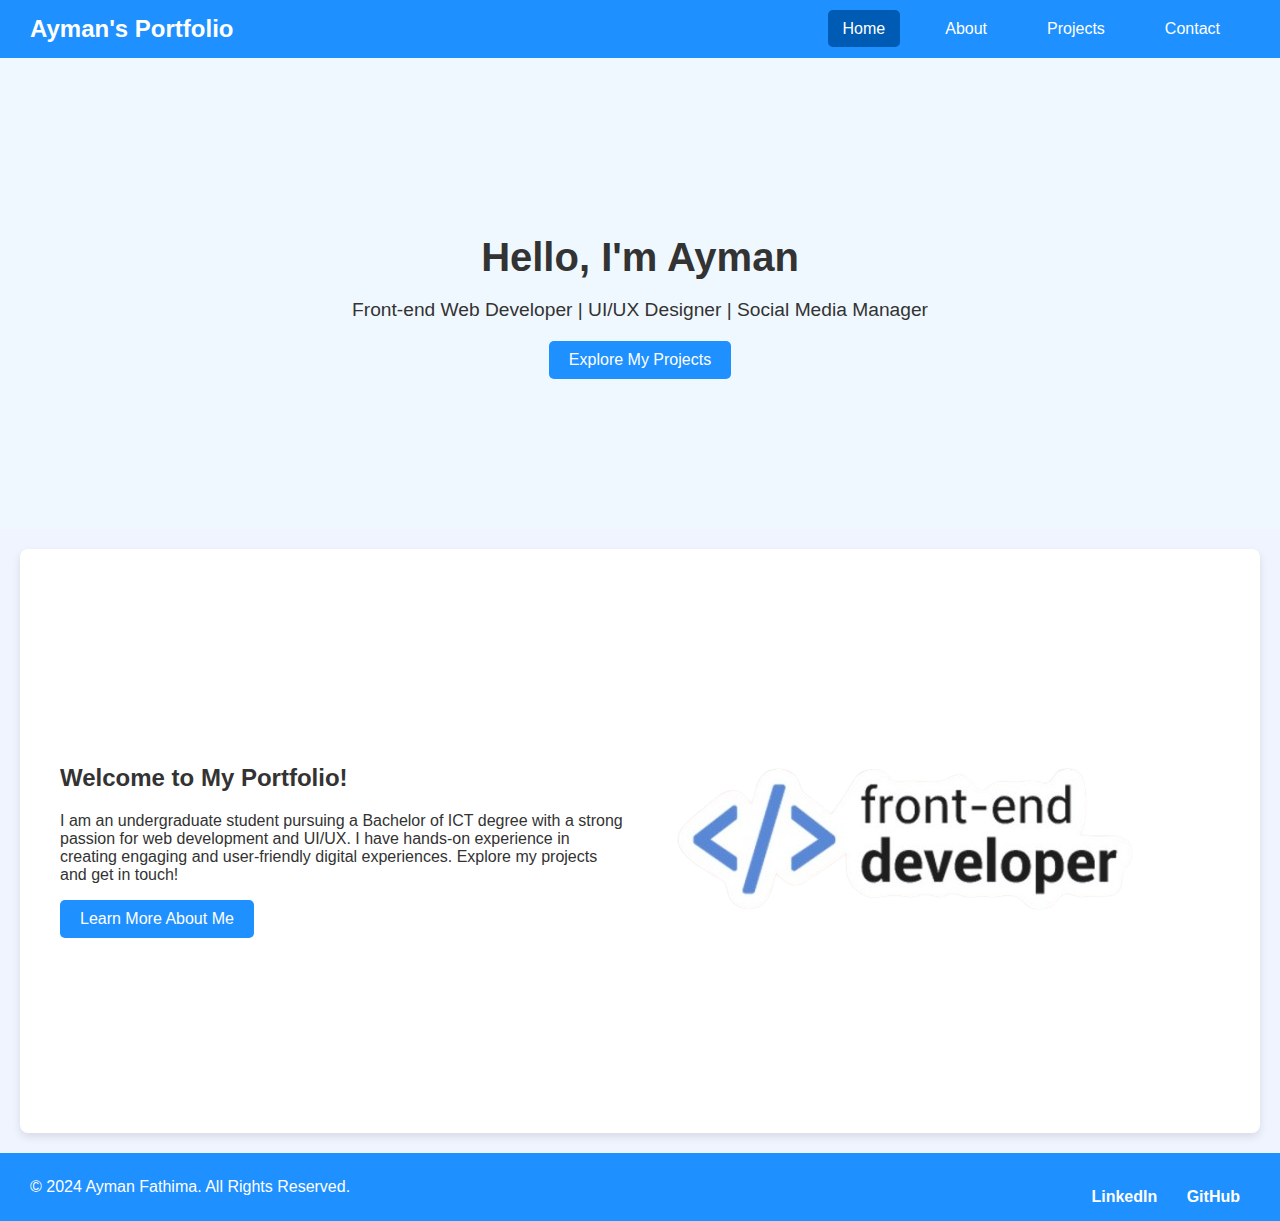
<file: index.html>
<!DOCTYPE html>
<html lang="en">
<head>
    <meta charset="UTF-8">
    <meta name="viewport" content="width=device-width, initial-scale=1.0">
    <title>Home | Ayman's Portfolio</title>
    <link rel="stylesheet" href="./style.css">
</head>
<body>
    <header>
        <nav>
            <div class="logo">Ayman's Portfolio</div>
            <ul>
                <li><a href="index.html" class="active">Home</a></li>
                <li><a href="about.html">About</a></li>
                <li><a href="projects.html">Projects</a></li>
                <li><a href="contact.html">Contact</a></li>
            </ul>
        </nav>
        <div class="hero">
            <h1>Hello, I'm Ayman</h1>
            <p>Front-end Web Developer | UI/UX Designer | Social Media Manager</p>
            <a href="projects.html" class="cta">Explore My Projects</a>
        </div>
    </header>
    <section class="intro">
        <div class="intro-content">
            <h2>Welcome to My Portfolio!</h2>
            <p>
                I am an undergraduate student pursuing a Bachelor of ICT degree with a strong passion for web development and UI/UX. I have hands-on experience in creating engaging and user-friendly digital experiences. Explore my projects and get in touch!
            </p>
            <a href="about.html" class="cta">Learn More About Me</a>
        </div>
        <div class="intro-image">
            <img src="./front.png" alt="Web Development Illustration">
        </div>
    </section>
    <footer>
        <div class="footer-content">
            <p>© 2024 Ayman Fathima. All Rights Reserved.</p>
            <div class="social-links">
                <a href="http://www.linkedin.com/in/ayman-fathima-ayman12">LinkedIn</a>
                <a href="https://github.com/aymanfathima">GitHub</a>
            </div>
        </div>
    </footer>
</body>
</html>
</file>
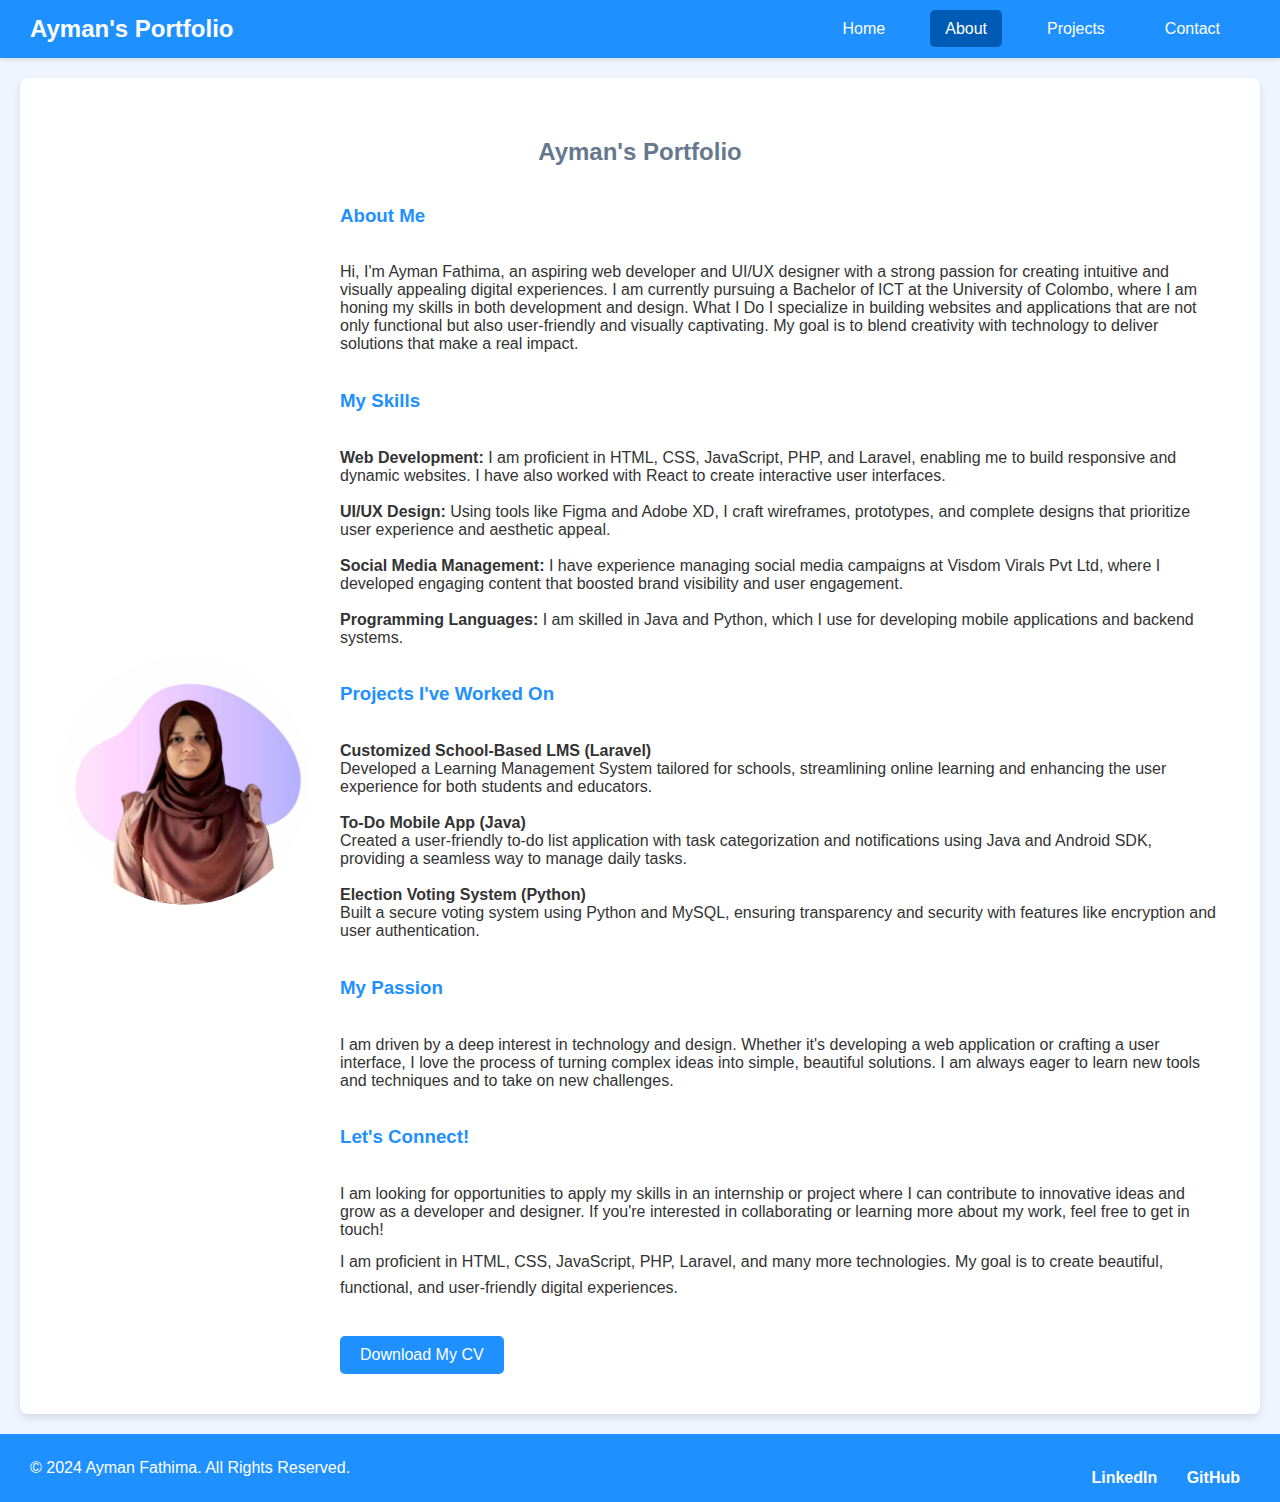
<file: about.html>
<!DOCTYPE html>
<html lang="en">
<head>
    <meta charset="UTF-8">
    <meta name="viewport" content="width=device-width, initial-scale=1.0">
    <title>About | Ayman's Portfolio</title>
    <link rel="stylesheet" href="./style.css">
</head>
<body>
    <header>
        <nav>
            <div class="logo">Ayman's Portfolio</div>
            <ul>
                <li><a href="index.html">Home</a></li>
                <li><a href="about.html" class="active">About</a></li>
                <li><a href="projects.html">Projects</a></li>
                <li><a href="contact.html">Contact</a></li>
            </ul>
        </nav>
    </header>
    <section class="about-section">
        <h2>Ayman's Portfolio</h2>
        <div class="about-content">
            <img src="./profile.jpg" alt="Ayman Profile Picture" class="profile-img">
            <div class="about-text">
                <p>
                    <h3>About Me</h3> <br>
Hi, I'm Ayman Fathima, an aspiring web developer and UI/UX designer with a strong passion for creating intuitive and visually appealing digital experiences. I am currently pursuing a Bachelor of ICT at the University of Colombo, where I am honing my skills in both development and design.

What I Do
I specialize in building websites and applications that are not only functional but also user-friendly and visually captivating. My goal is to blend creativity with technology to deliver solutions that make a real impact.<br><br>

<h3>My Skills</h3> <br>
<b>Web Development:</b> I am proficient in HTML, CSS, JavaScript, PHP, and Laravel, enabling me to build responsive and dynamic websites. I have also worked with React to create interactive user interfaces.<br>

<br><b>UI/UX Design:</b> Using tools like Figma and Adobe XD, I craft wireframes, prototypes, and complete designs that prioritize user experience and aesthetic appeal.<br>

<br><b>Social Media Management:</b> I have experience managing social media campaigns at Visdom Virals Pvt Ltd, where I developed engaging content that boosted brand visibility and user engagement.<br>

<br><b>Programming Languages:</b> I am skilled in Java and Python, which I use for developing mobile applications and backend systems.<br><br>

<h3>Projects I've Worked On</h3> <br>
<b>Customized School-Based LMS (Laravel)</b><br>
Developed a Learning Management System tailored for schools, streamlining online learning and enhancing the user experience for both students and educators.<br>

<br><b>To-Do Mobile App (Java)</b><br>
Created a user-friendly to-do list application with task categorization and notifications using Java and Android SDK, providing a seamless way to manage daily tasks.<br>

<br><b>Election Voting System (Python)</b><br>
Built a secure voting system using Python and MySQL, ensuring transparency and security with features like encryption and user authentication.<br><br>



<h3>My Passion</h3><br>
I am driven by a deep interest in technology and design. Whether it's developing a web application or crafting a user interface, I love the process of turning complex ideas into simple, beautiful solutions. I am always eager to learn new tools and techniques and to take on new challenges.<br><br>

<h3>Let's Connect!</h3><br>
I am looking for opportunities to apply my skills in an internship or project where I can contribute to innovative ideas and grow as a developer and designer. If you're interested in collaborating or learning more about my work, feel free to get in touch!
                </p>
                <p>
                    I am proficient in HTML, CSS, JavaScript, PHP, Laravel, and many more technologies. My goal is to create beautiful, functional, and user-friendly digital experiences.<br><br>
                </p>
                <a href="./Ayman_CV.pdf" class="cta">Download My CV</a>
            </div>
        </div>
    </section>
    <footer>
        <div class="footer-content">
            <p>© 2024 Ayman Fathima. All Rights Reserved.</p>
            <div class="social-links">
                <a href="http://www.linkedin.com/in/ayman-fathima-ayman12">LinkedIn</a>
                <a href="https://github.com/aymanfathima">GitHub</a>
            </div>
        </div>
    </footer>
</body>
</html>
</file>
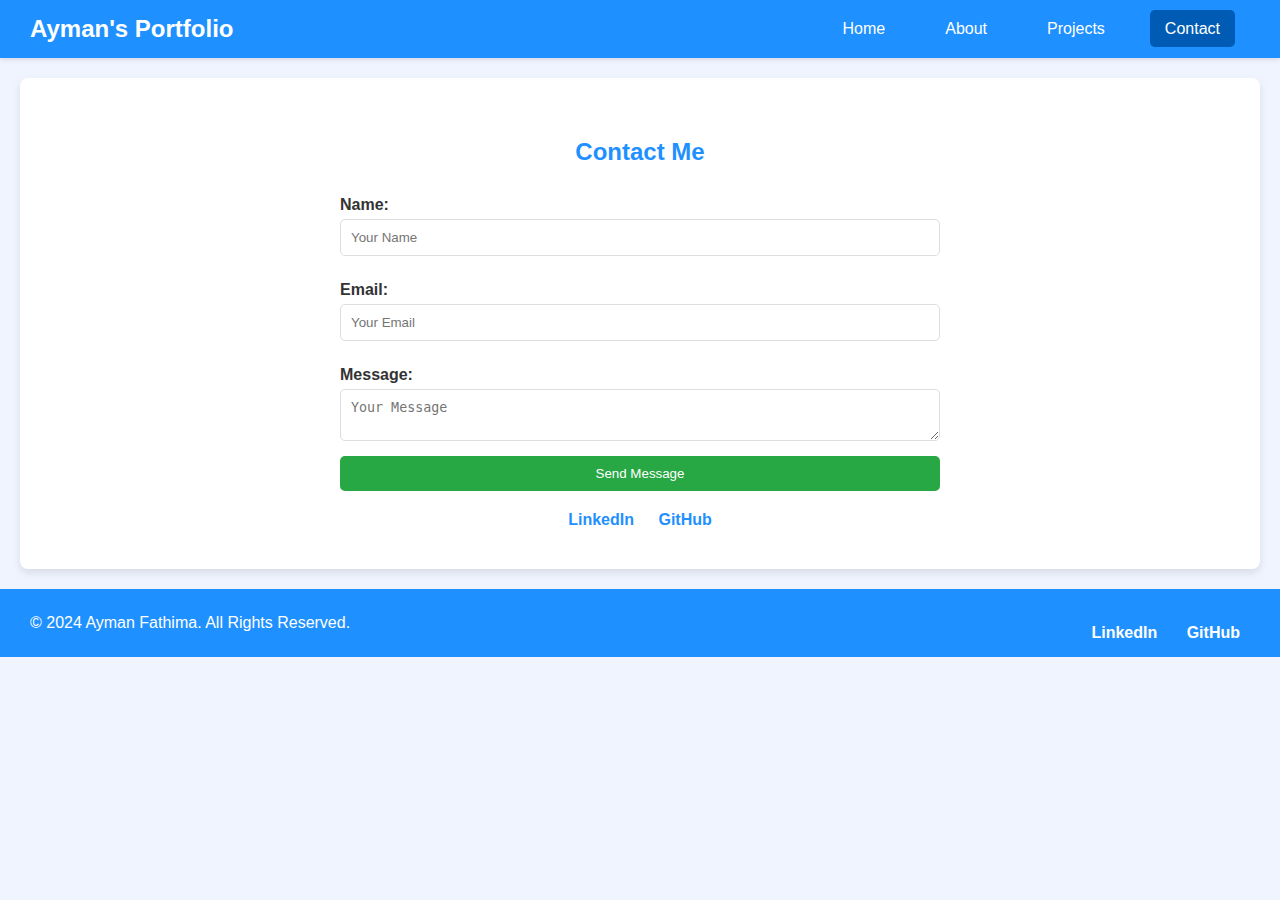
<file: contact.html>
<!DOCTYPE html>
<html lang="en">
<head>
    <meta charset="UTF-8">
    <meta name="viewport" content="width=device-width, initial-scale=1.0">
    <title>Contact | Ayman's Portfolio</title>
    <link rel="stylesheet" href="./style.css">
</head>
<body>
    <header>
        <nav>
            <div class="logo">Ayman's Portfolio</div>
            <ul>
                <li><a href="index.html">Home</a></li>
                <li><a href="about.html">About</a></li>
                <li><a href="projects.html">Projects</a></li>
                <li><a href="contact.html" class="active">Contact</a></li>
            </ul>
        </nav>
    </header>
    <section class="contact-section">
        <h2>Contact Me</h2>
        <form action="mailto:your.email@example.com" method="post" enctype="text/plain">
            <label for="name">Name:</label>
            <input type="text" id="name" name="name" required placeholder="Your Name">
            
            <label for="email">Email:</label>
            <input type="email" id="email" name="email" required placeholder="Your Email">
            
            <label for="message">Message:</label>
            <textarea id="message" name="message" required placeholder="Your Message"></textarea>
            
            <button type="submit">Send Message</button>
        </form>
        <div class="social-links">
            <a href="https://linkedin.com/in/ayman">LinkedIn</a>
            <a href="https://github.com/ayman">GitHub</a>
        </div>
    </section>
    <footer>
        <div class="footer-content">
            <p>© 2024 Ayman Fathima. All Rights Reserved.</p>
            <div class="social-links">
                <a href="http://www.linkedin.com/in/ayman-fathima-ayman12">LinkedIn</a>
                <a href="https://github.com/aymanfathima">GitHub</a>
            </div>
        </div>
    </footer>
</body>
</html>
</file>
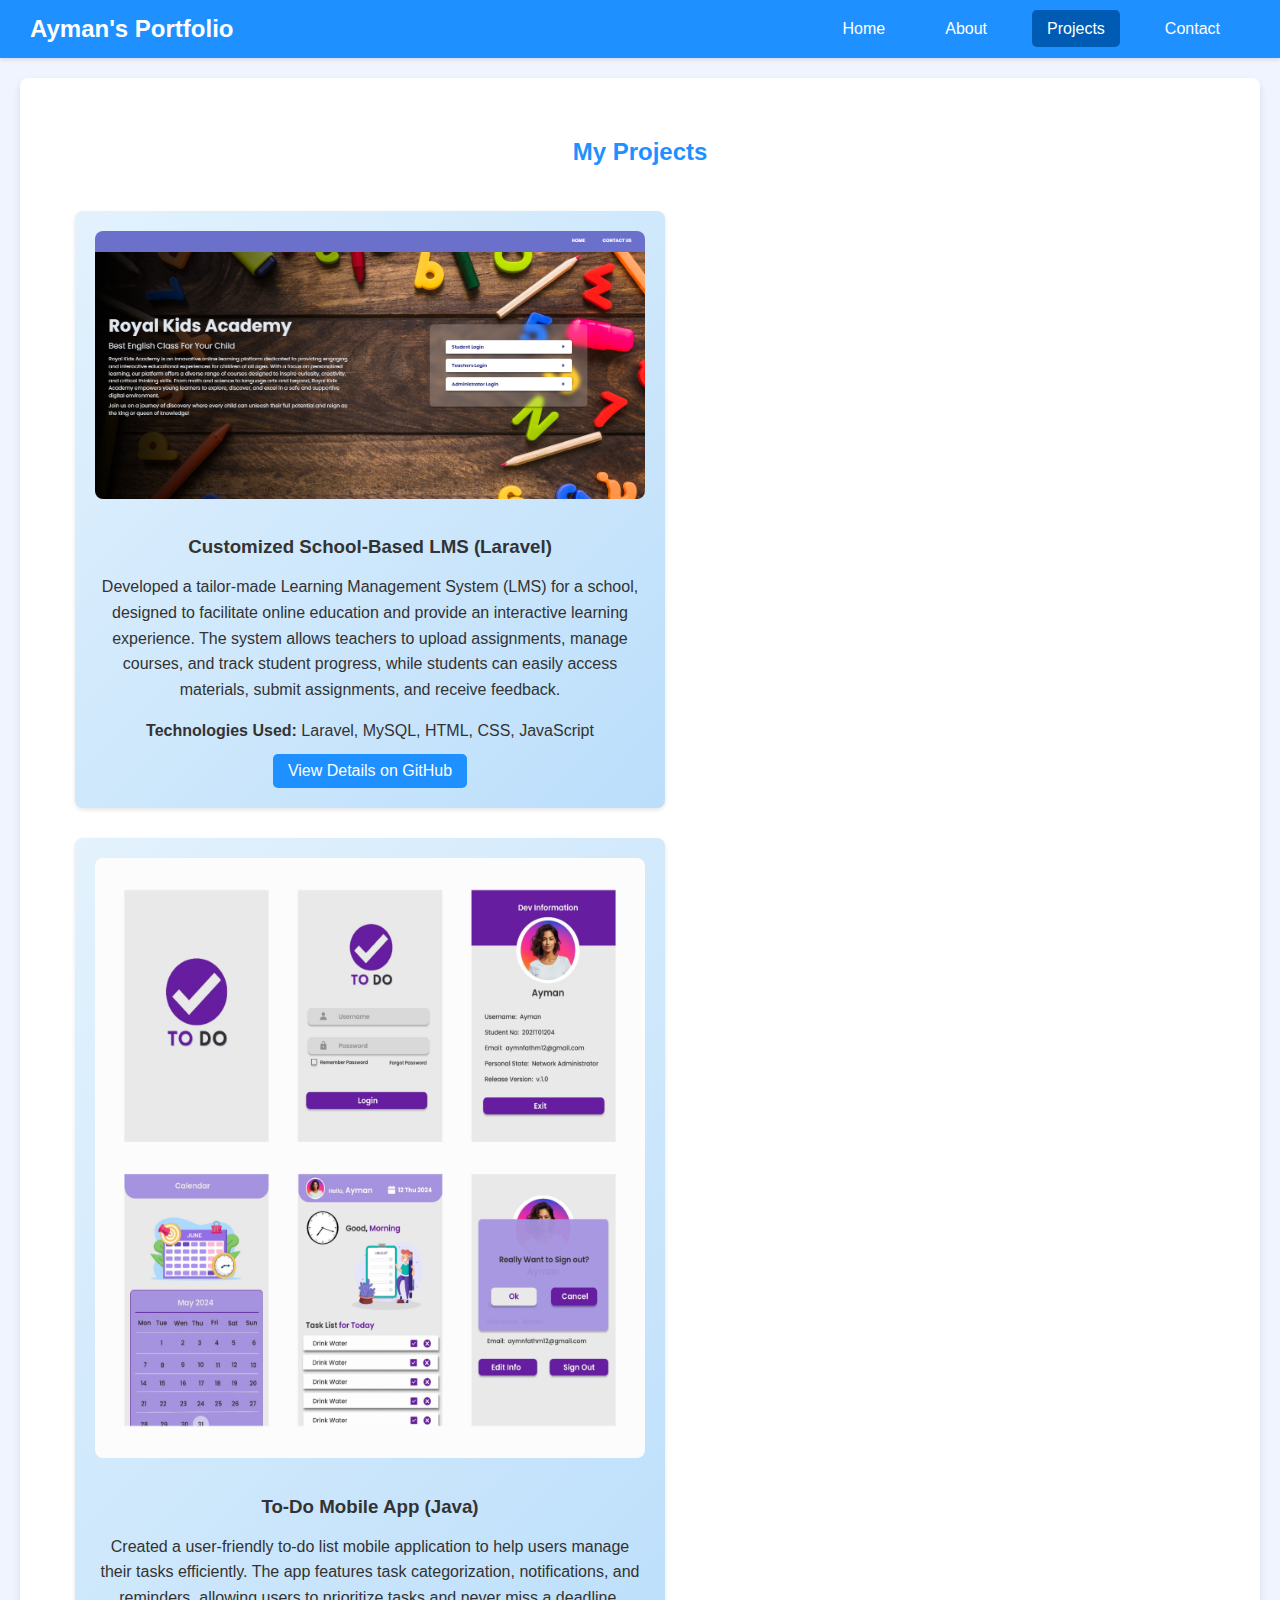
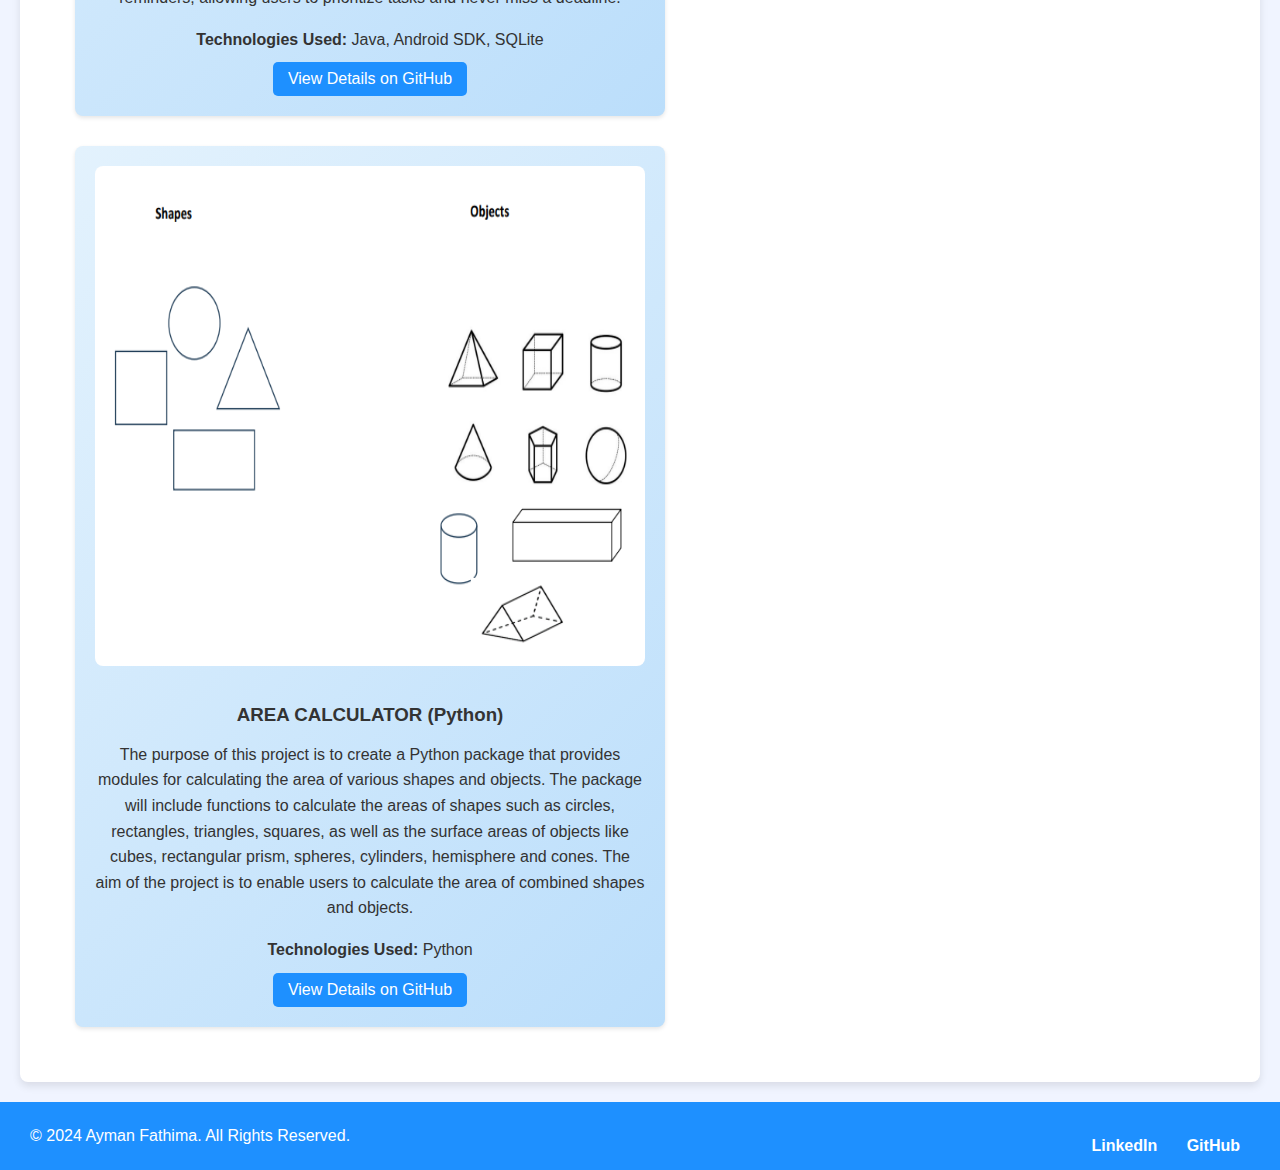
<file: projects.html>
<!DOCTYPE html>
<html lang="en">
<head>
    <meta charset="UTF-8">
    <meta name="viewport" content="width=device-width, initial-scale=1.0">
    <title>Projects | Ayman's Portfolio</title>
    <link rel="stylesheet" href="./style.css">
</head>
<body>
    <header>
        <nav>
            <div class="logo">Ayman's Portfolio</div>
            <ul>
                <li><a href="index.html">Home</a></li>
                <li><a href="about.html">About</a></li>
                <li><a href="projects.html" class="active">Projects</a></li>
                <li><a href="contact.html">Contact</a></li>
            </ul>
        </nav>
    </header>
    
    <section class="projects-section">
        <h2>My Projects</h2>
        <div class="projects-container">
            <!-- Project 1: LMS -->
            <div class="project-card">
                <img src="./laravel.png" alt="LMS Screenshot" class="project-image" >
                <h3>Customized School-Based LMS (Laravel)</h3>
                <p>
                    Developed a tailor-made Learning Management System (LMS) for a school, designed to facilitate online education and provide an interactive learning experience. The system allows teachers to upload assignments, manage courses, and track student progress, while students can easily access materials, submit assignments, and receive feedback.
                </p>
                <p><strong>Technologies Used:</strong> Laravel, MySQL, HTML, CSS, JavaScript</p>
                <a href="https://github.com/aymanfathima" class="cta">View Details on GitHub</a>
            </div>
            
            <!-- Project 2: To-Do Mobile App -->
            <div class="project-card">
                <img src="./todo.jpg" alt="To-Do App Screenshot" class="project-image" width="600px" height="600px">
                <h3>To-Do Mobile App (Java)</h3>
                <p>
                    Created a user-friendly to-do list mobile application to help users manage their tasks efficiently. The app features task categorization, notifications, and reminders, allowing users to prioritize tasks and never miss a deadline.
                </p>
                <p><strong>Technologies Used:</strong> Java, Android SDK, SQLite</p>
                <a href="https://github.com/aymanfathima" class="cta">View Details on GitHub</a>
            </div>
            
            <!-- Project 3: AREA CALCULATOR  -->
            <div class="project-card">
                <img src="./area.png" alt="Voting System Screenshot" class="project-image" width="600px" height="500px">
                <h3> AREA CALCULATOR (Python)</h3>
                <p>
                    The purpose of this project is to create a Python package that provides modules for calculating the 
area of various shapes and objects. The package will include functions to calculate the areas of shapes 
such as circles, rectangles, triangles, squares, as well as the surface areas of objects like cubes,
rectangular prism, spheres, cylinders, hemisphere and cones.
The aim of the project is to enable users to calculate the area of combined shapes and objects.
                </p>
                <p><strong>Technologies Used:</strong> Python</p>
                <a href="https://github.com/aymanfathima" class="cta">View Details on GitHub</a>
            </div>
            
           
        </div>
    </section>
    
    <footer>
        <div class="footer-content">
            <p>© 2024 Ayman Fathima. All Rights Reserved.</p>
            <div class="social-links">
                <a href="http://www.linkedin.com/in/ayman-fathima-ayman12">LinkedIn</a>
                <a href="https://github.com/aymanfathima">GitHub</a>
            </div>
        </div>
    </footer>
</body>
</html>
</file>
<file: style.css>
/* General Styles */
body {
    font-family: 'Arial', sans-serif;
    background-color: #f4f4f4;
    margin: 0;
    padding: 0;
    color: #333;
}

nav {
    background-color: #1e90ff;
    display: flex;
    justify-content: space-between;
    align-items: center;
    padding: 15px 30px;
    box-shadow: 0 2px 4px rgba(0, 0, 0, 0.1);
}

.logo {
    font-size: 1.5em;
    color: #fff;
    font-weight: bold;
}

nav ul {
    list-style: none;
    display: flex;
    margin: 0;
}

nav ul li {
    margin: 0 15px;
}

nav ul li a {
    color: #fff;
    text-decoration: none;
    padding: 10px 15px;
    transition: background-color 0.3s;
}

nav ul li a:hover, nav ul li a.active {
    background-color: #005bb5;
    border-radius: 5px;
}

/* Hero Section */
.hero {
    text-align: center;
    padding: 150px 20px;
    background-color: #f0f8ff;
    color: #333;
}

.hero h1 {
    font-size: 2.5em;
    margin-bottom: 10px;
}

.hero p {
    font-size: 1.2em;
    margin-bottom: 20px;
}

.cta {
    display: inline-block;
    background-color: #1e90ff;
    color: #fff;
    padding: 10px 20px;
    border-radius: 5px;
    text-decoration: none;
    transition: background-color 0.3s;
}

.cta:hover {
    background-color: #005bb5;
}

/* Intro Section */
.intro {
    display: flex;
    align-items: center;
    padding: 40px;
    background-color: #ffffff;
    margin: 20px;
    border-radius: 8px;
    box-shadow: 0 4px 8px rgba(0,0,0,0.1);
}

.intro-content, .intro-image {
    flex: 1;
}

.intro-content {
    padding-right: 30px;
}

.intro-image img {
    max-width: 100%;
    border-radius: 10px;
}

/* About Section */
.about-section {
    padding: 40px;
    background-color: #ffffff;
    margin: 20px;
    border-radius: 8px;
    box-shadow: 0 4px 8px rgba(0,0,0,0.1);
}

.about-section h2 {
    text-align: center;
    color: #65788d;
}

.about-section h3 {
    color: #1e90ff;
}

.about-content {
    display: flex;
    align-items: center;
    justify-content: space-between;
}

.profile-img {
    max-width: 250px;
    border-radius: 50%;
    margin-right: 30px;
}

.about-text p {
    line-height: 1.6;
    margin: 10px 0;
}

/* Projects Section */
/* General Styles */
body {
    font-family: 'Arial', sans-serif;
    background-color: #f0f4ff; /* Light blue background for the body */
    margin: 0;
    padding: 0;
    color: #333;
}

/* Projects Section */
.projects-section {
    padding: 40px;
    background-color: #ffffff; /* White background for the section */
    margin: 20px;
    border-radius: 8px;
    box-shadow: 0 4px 8px rgba(0,0,0,0.1);
}

.projects-section h2 {
    text-align: center;
    color: #1e90ff; /* Blue heading */
    margin-bottom: 30px;
}

.projects-container {
    display: flex;
    flex-wrap: wrap;
    justify-content: space-between;
}

.project-card {
    background: linear-gradient(135deg, #e3f2fd, #bbdefb); /* Soft gradient background for project cards */
    border-radius: 8px;
    box-shadow: 0 2px 8px rgba(0,0,0,0.15); /* Slightly stronger shadow */
    padding: 20px;
    margin: 15px;
    width: calc(50% - 30px);
    transition: transform 0.3s, box-shadow 0.3s; /* Add some transformation */
    text-align: center;
}

.project-card h3 {
    margin-bottom: 10px;
    color: #0d47a1; /* Dark blue for card titles */
}

.project-card p {
    margin-bottom: 15px;
    line-height: 1.6;
    color: #333; /* Text color */
}

.project-card .project-image {
    max-width: 100%;
    border-radius: 8px;
    margin-bottom: 15px;
}

.project-card .cta {
    display: inline-block;
    background-color: #1e88e5; /* Bright blue for call-to-action buttons */
    color: #fff;
    padding: 8px 15px;
    border-radius: 5px;
    text-decoration: none;
    transition: background-color 0.3s;
}

.project-card .cta:hover {
    background-color: #1565c0; /* Darker blue on hover */
}

.project-card:hover {
    transform: translateY(-5px); /* Slight lift effect on hover */
    box-shadow: 0 8px 16px rgba(0,0,0,0.2); /* Stronger shadow on hover */
}

/* Footer */
footer {
    background-color: #1e90ff;
    color: #fff;
    padding: 15px 30px;
    text-align: center;
}

.footer-content {
    display: flex;
    justify-content: space-between;
    align-items: center;
    flex-wrap: wrap;
}

.footer-content p {
    margin: 0;
}

.footer-content .social-links a {
    color: #fff;
    margin-left: 15px;
}

.footer-content .social-links a:hover {
    color: #bbdefb; /* Soft blue on hover */
}

/* Contact Section */
.contact-section {
    padding: 40px;
    background-color: #ffffff;
    margin: 20px;
    border-radius: 8px;
    box-shadow: 0 4px 8px rgba(0,0,0,0.1);
}

.contact-section h2 {
    text-align: center;
    margin-bottom: 20px;
    color: #1e90ff;
}

form {
    max-width: 600px;
    margin: 0 auto;
    display: flex;
    flex-direction: column;
}

form label {
    margin: 10px 0 5px;
    font-weight: bold;
}

form input, form textarea {
    padding: 10px;
    border: 1px solid #ddd;
    border-radius: 5px;
    margin-bottom: 15px;
    transition: border-color 0.3s;
}

form input:focus, form textarea:focus {
    border-color: #1e90ff;
    outline: none;
}

form button {
    padding: 10px 20px;
    background-color: #28a745;
    color: #fff;
    border: none;
    border-radius: 5px;
    cursor: pointer;
    transition: background-color 0.3s;
}

form button:hover {
    background-color: #218838;
}

/* Social Links */
.social-links {
    text-align: center;
    margin-top: 20px;
}

.social-links a {
    margin: 0 10px;
    text-decoration: none;
    color: #1e90ff;
    font-weight: bold;
}

.social-links a:hover {
    color: #005bb5;
}

/* Footer */
footer {
    background-color: #1e90ff;
    color: #fff;
    padding: 15px 30px;
    text-align: center;
}

.footer-content {
    display: flex;
    justify-content: space-between;
    align-items: center;
    flex-wrap: wrap;
}

.footer-content p {
    margin: 0;
}

.footer-content .social-links a {
    color: #fff;
}

.footer-content .social-links a:hover {
    color: #f0f8ff;
}

/* Projects Section */
.projects-section {
    padding: 40px;
    background-color: #ffffff;
    margin: 20px;
    border-radius: 8px;
    box-shadow: 0 4px 8px rgba(0,0,0,0.1);
}

.projects-section h2 {
    text-align: center;
    color: #1e90ff;
}

.projects-container {
    display: flex;
    flex-wrap: wrap;
    justify-content: space-between;
}

.project-card {
    background-color: #f8f8f8;
    border-radius: 8px;
    box-shadow: 0 2px 4px rgba(0,0,0,0.1);
    padding: 20px;
    margin: 15px;
    width: calc(50% - 30px);
    transition: box-shadow 0.3s;
    text-align: center;
}

.project-card h3 {
    margin-bottom: 10px;
    color: #333;
}

.project-card p {
    margin-bottom: 10px;
    line-height: 1.6;
}

.project-card .project-image {
    max-width: 100%;
    border-radius: 8px;
    margin-bottom: 15px;
}

.project-card .cta {
    display: inline-block;
    background-color: #1e90ff;
    color: #fff;
    padding: 8px 15px;
    border-radius: 5px;
    text-decoration: none;
    transition: background-color 0.3s;
}

.project-card .cta:hover {
    background-color: #005bb5;
}

.project-card:hover {
    box-shadow: 0 6px 12px rgba(0,0,0,0.2);
}
</file>
